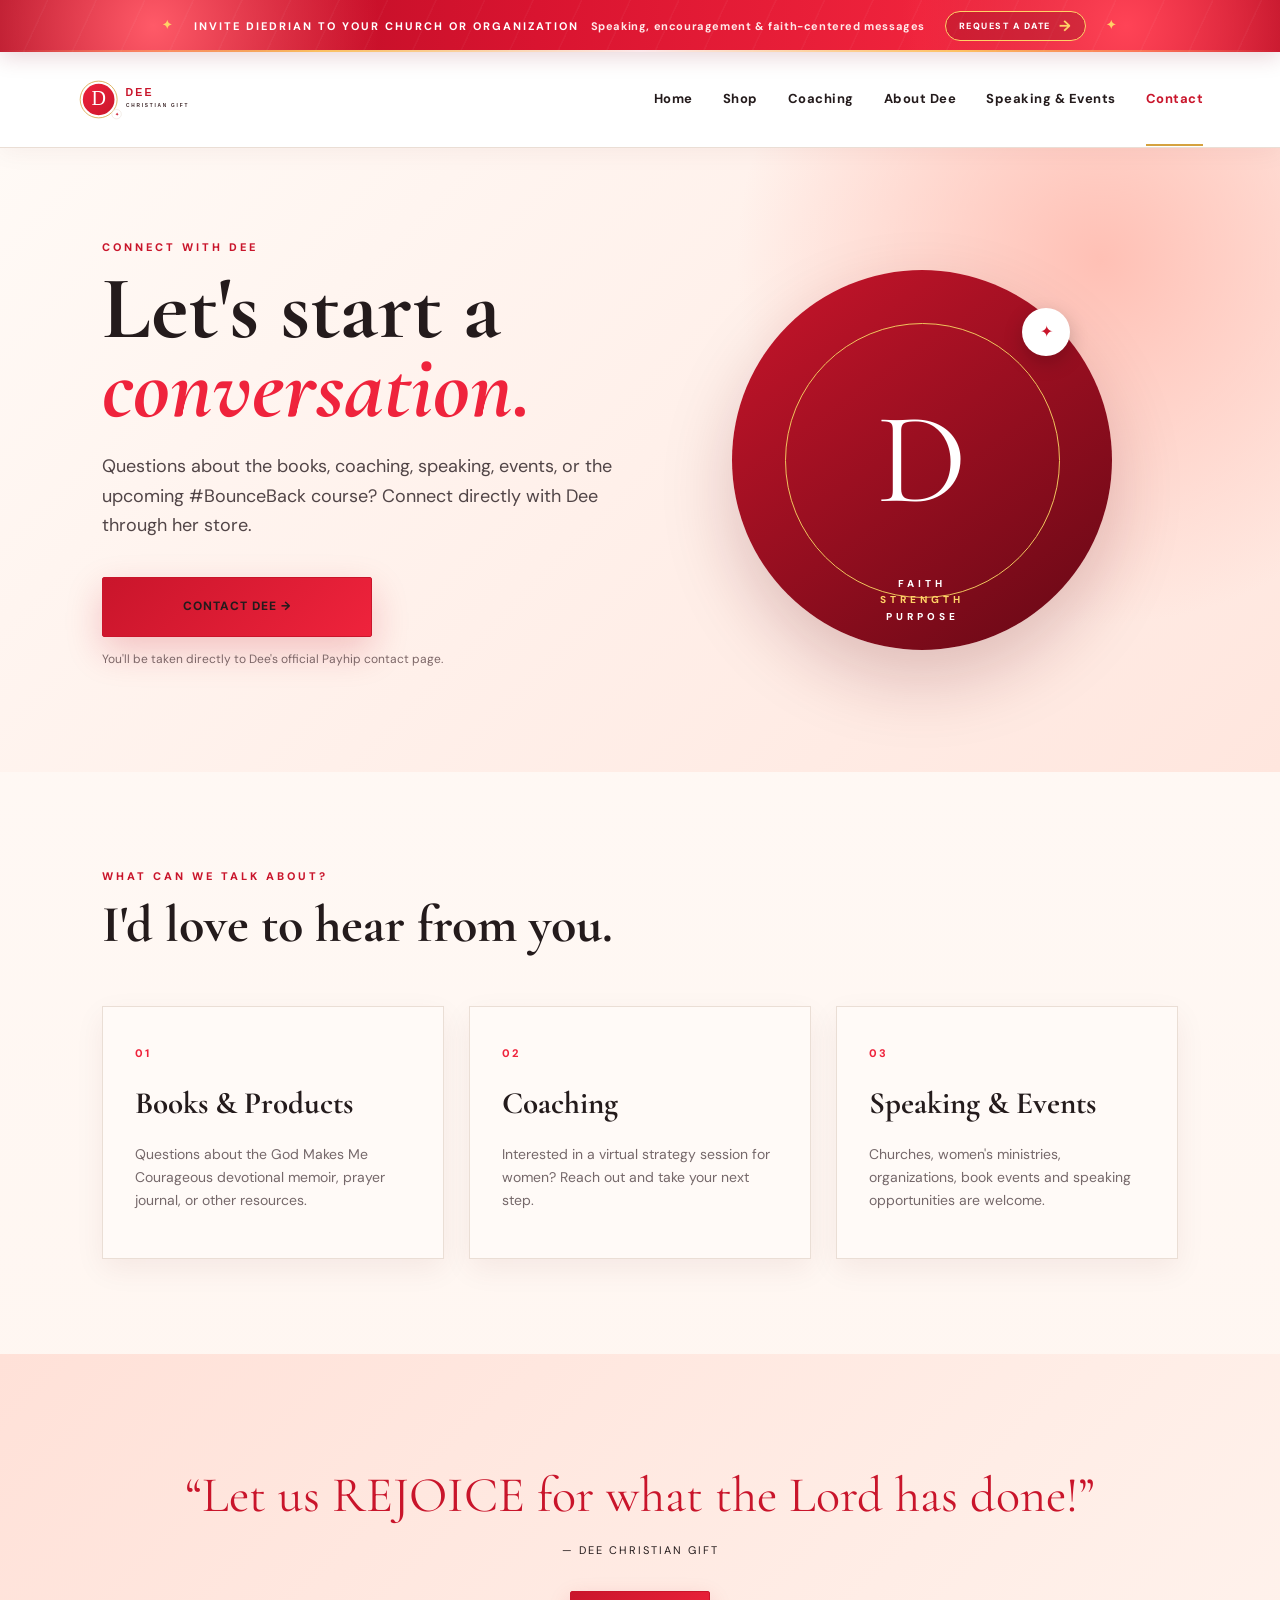
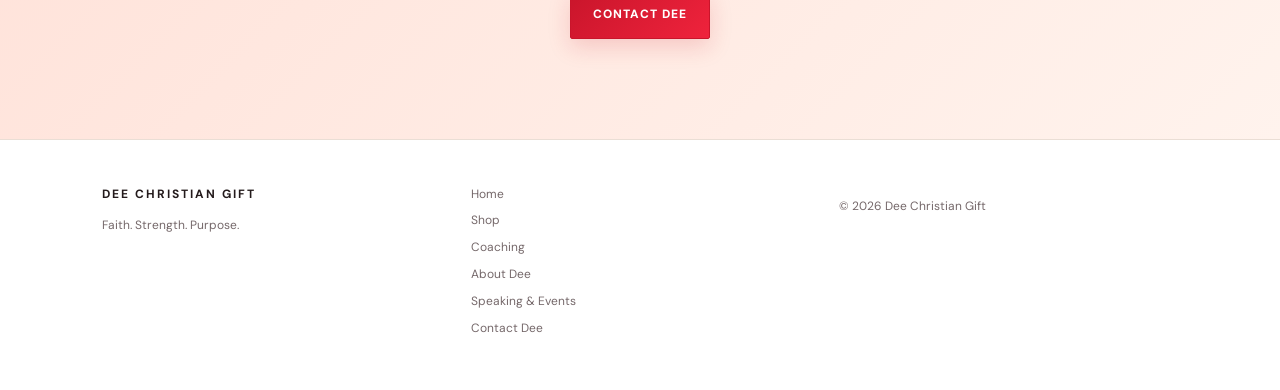
<file: contact.html>
<!doctype html>
<html lang="en">
<head>
<meta charset="utf-8">
<meta name="viewport" content="width=device-width,initial-scale=1">
<title>Contact Dee | Dee Christian Gift</title>
<link rel="stylesheet" href="styles.css">
</head>
<body>
<a class="announcement" href="contact.html"><span class="announcement-star">✦</span><span class="announcement-main"><b>INVITE DIEDRIAN TO YOUR CHURCH OR ORGANIZATION</b><span>Speaking, encouragement &amp; faith-centered messages</span></span><span class="announcement-cta">REQUEST A DATE <strong>→</strong></span><span class="announcement-star">✦</span></a>

<header class="site-header">
  <a class="brand" href="index.html">
    <img class="brand-logo" src="images/dee-logo.svg" alt="Dee Christian Gift">
  </a>
  <button class="menu" aria-label="Open menu">☰</button>
  <nav>
    <a href="index.html">Home</a>
    <a href="shop.html">Shop</a>
    <a href="coaching.html">Coaching</a>
    <a href="about.html">About Dee</a><a href="speaking.html">Speaking & Events</a>
    <a class="active" href="contact.html">Contact</a>
  </nav>
</header>

<main>
<section class="contact-hero-final">
  <div class="contact-final-copy">
    <p class="eyebrow">CONNECT WITH DEE</p>
    <h1>Let's start a<br><em>conversation.</em></h1>
    <p class="lead">Questions about the books, coaching, speaking, events, or the upcoming #BounceBack course? Connect directly with Dee through her store.</p>
    <a class="btn contact-big-final" href="https://payhip.com/DiedrianWilliams/contact">CONTACT DEE →</a>
    <p class="contact-note">You'll be taken directly to Dee's official Payhip contact page.</p>
  </div>
  <div class="contact-final-art">
    <div class="contact-final-circle">D</div>
    <div class="contact-final-spark">✦</div>
    <div class="contact-final-text">FAITH<br><em>STRENGTH</em><br>PURPOSE</div>
  </div>
</section>

<section class="section contact-options-final">
  <div class="section-head">
    <div><p class="eyebrow">WHAT CAN WE TALK ABOUT?</p><h2>I'd love to hear from you.</h2></div>
  </div>
  <div class="grid three">
    <div class="contact-simple-card"><span>01</span><h3>Books & Products</h3><p>Questions about the God Makes Me Courageous devotional memoir, prayer journal, or other resources.</p></div>
    <div class="contact-simple-card"><span>02</span><h3>Coaching</h3><p>Interested in a virtual strategy session for women? Reach out and take your next step.</p></div>
    <div class="contact-simple-card"><span>03</span><h3>Speaking & Events</h3><p>Churches, women's ministries, organizations, book events and speaking opportunities are welcome.</p></div>
  </div>
</section>

<section class="quote-section">
  <p>“Let us REJOICE for what the Lord has done!”</p>
  <span>— Dee Christian Gift</span>
  <div style="margin-top:28px"><a class="btn primary" href="https://payhip.com/DiedrianWilliams/contact">CONTACT DEE</a></div>
</section>
</main>

<footer>
  <div><strong>DEE CHRISTIAN GIFT</strong><p>Faith. Strength. Purpose.</p></div>
  <div><a href="index.html">Home</a><a href="shop.html">Shop</a><a href="coaching.html">Coaching</a><a href="about.html">About Dee</a><a href="speaking.html">Speaking & Events</a><a href="contact.html">Contact Dee</a></div>
  <div><p>© 2026 Dee Christian Gift</p></div>
</footer>
<script src="script.js"></script>
</body>
</html>
</file>
<file: styles.css>
@import url('https://fonts.googleapis.com/css2?family=Cormorant+Garamond:wght@500;600;700&family=DM+Sans:wght@400;500;600;700&display=swap');
:root{--red:#c9152b;--bright:#ef233c;--deep:#650815;--cream:#fff8f3;--gold:#d5a23f;--ink:#241b1c;--muted:#75686a;--white:#fff;--line:#eaded5}
*{box-sizing:border-box}html{scroll-behavior:smooth}body{margin:0;color:var(--ink);font-family:'DM Sans',sans-serif;background:var(--cream);line-height:1.65}img{max-width:100%;display:block}a{color:inherit;text-decoration:none}.announcement{background:linear-gradient(90deg,var(--red),var(--bright));color:#fff;text-align:center;padding:9px 20px;font-size:11px;letter-spacing:2px;font-weight:700}.site-header{height:86px;background:#fff;display:flex;align-items:center;justify-content:space-between;padding:0 6vw;border-bottom:1px solid var(--line);position:sticky;top:0;z-index:20}.brand{font-size:17px;letter-spacing:2px;font-weight:800}.brand span{color:var(--red)}nav{display:flex;gap:28px;font-size:13px;font-weight:700;letter-spacing:.5px}nav a{padding:31px 0;border-bottom:2px solid transparent}nav a:hover,nav .active{color:var(--red);border-bottom-color:var(--gold)}.menu{display:none;background:none;border:0;font-size:25px}.hero{min-height:700px;display:grid;grid-template-columns:1.05fr .95fr;align-items:center;padding:80px 8vw;background:radial-gradient(circle at 80% 20%,#f3d8ca 0,transparent 35%),linear-gradient(120deg,#fffaf4,#f5e8df)}.eyebrow{font-size:11px;font-weight:800;letter-spacing:3px;color:var(--red);margin:0 0 14px}.hero h1,.page-hero h1,.split-hero h1,.about-hero h1{font-family:'Cormorant Garamond',serif;font-size:clamp(55px,7vw,88px);line-height:.9;margin:0 0 25px;font-weight:600}.hero h1 em,.page-hero h1 em,.split-hero h1 em,.about-hero h1 em{color:var(--red);font-style:italic}.lead{font-size:18px;max-width:650px;color:#514547}.buttons{display:flex;gap:12px;flex-wrap:wrap;margin-top:30px}.btn{display:inline-flex;align-items:center;justify-content:center;padding:13px 22px;border-radius:2px;font-size:12px;font-weight:800;letter-spacing:1px;text-transform:uppercase;border:1px solid var(--red);transition:.2s}.btn.primary{background:var(--red);color:#fff}.btn.primary:hover{background:var(--deep);transform:translateY(-2px)}.btn.ghost{color:var(--red);background:transparent}.btn.light{background:#fff;color:var(--red);border-color:#fff}.btn.small{padding:10px 15px;font-size:10px}.hero-art{position:relative;min-height:520px;display:flex;align-items:center;justify-content:center}.hero-art:before{content:'';position:absolute;width:410px;height:500px;border:1px solid var(--gold);transform:rotate(4deg)}.hero-art img{width:min(390px,78%);height:480px;object-fit:cover;object-position:center;border-radius:2px;position:relative;box-shadow:0 25px 60px #5a1b2025}.quote-card{position:absolute;bottom:22px;left:3%;background:#fff;padding:17px 22px;font-family:'Cormorant Garamond',serif;font-size:20px;max-width:280px;box-shadow:0 10px 35px #00000014}.section{padding:95px 8vw}.intro{display:grid;grid-template-columns:1fr 1fr;gap:80px;background:#fff}.intro h2,.section h2,.feature h2,.dark-section h2{font-family:'Cormorant Garamond',serif;font-size:52px;line-height:1;margin:0 0 20px}.intro>p{font-size:20px;color:var(--muted);margin:0}.section-head{display:flex;justify-content:space-between;align-items:end;margin-bottom:35px}.text-link{color:var(--red);font-weight:800;font-size:12px;text-transform:uppercase;letter-spacing:1px}.grid{display:grid;gap:25px}.three{grid-template-columns:repeat(3,1fr)}.product{background:#fff;border:1px solid var(--line);overflow:hidden}.product-img{height:390px;background:#eee1d8;display:flex;align-items:center;justify-content:center;overflow:hidden}.product-img.tall{height:500px}.product-img img{width:100%;height:100%;object-fit:cover;transition:.4s}.product:hover .product-img img{transform:scale(1.03)}.product-body{padding:25px}.product-body h3,.product-body h2{font-family:'Cormorant Garamond',serif;font-size:30px;line-height:1.05;margin:7px 0 10px}.tag{font-size:10px;font-weight:800;letter-spacing:1.5px;color:var(--red)}.product-body p{color:var(--muted);font-size:14px}.muted{font-size:13px}.feature{display:grid;grid-template-columns:1fr 1fr;padding:0;background:#ead9cf}.feature-image{min-height:560px}.feature-image img{width:100%;height:100%;object-fit:cover}.feature-copy{padding:90px 9vw;display:flex;flex-direction:column;align-items:flex-start;justify-content:center}.course-banner{background:var(--deep);color:#fff;text-align:center;padding:80px 20px}.course-banner .eyebrow{color:#e3b75f}.course-banner h2{font-family:'Cormorant Garamond',serif;font-size:70px;line-height:.9;margin:0 0 15px}.course-banner p{max-width:600px;margin:0 auto 25px;color:#eadbdd}.page-hero{padding:120px 8vw 90px;background:linear-gradient(135deg,#fffaf4,#ead9cf)}.page-hero>p:last-child{max-width:650px;font-size:19px;color:var(--muted)}.coupon{margin:0 8vw 80px;padding:18px 25px;background:#f1e1d2;border-left:4px solid var(--gold);display:flex;gap:25px;align-items:center}.coupon strong{color:var(--red);letter-spacing:2px;font-size:11px}.coupon span{font-size:13px}.split-hero{display:grid;grid-template-columns:1fr 1fr;min-height:640px;align-items:center}.split-hero>div{padding:80px 8vw}.split-hero>img{
  width:min(560px,88%);
  height:auto;
  max-height:500px;
  object-fit:contain;
  object-position:center;
  justify-self:center;
  align-self:center;
  padding:0;
  background:transparent;
  border:0;
  border-radius:8px;
  box-shadow:0 20px 45px #4d111522;
}.centered{text-align:center}.steps{margin-top:50px}.steps>div{padding:30px;background:#fff;border:1px solid var(--line)}.steps span{color:var(--gold);font-size:13px;font-weight:800}.steps h3{font-family:'Cormorant Garamond',serif;font-size:28px;margin:10px 0}.dark-section{background:var(--deep);color:#fff;padding:90px 8vw;display:grid;grid-template-columns:1.2fr .8fr;gap:80px}.dark-section .eyebrow{color:#e3b75f}.dark-section p{color:#e8dadd}.testimonial{border-left:1px solid var(--gold);padding:30px;font-family:'Cormorant Garamond',serif;font-size:32px;display:flex;align-items:center}.faq{max-width:900px;margin:auto}.faq details{background:#fff;border-bottom:1px solid var(--line);padding:20px}.faq summary{font-weight:800;cursor:pointer}.faq details p{color:var(--muted)}.about-hero{display:grid;grid-template-columns:.8fr 1.2fr;align-items:center;gap:90px;padding:90px 10vw;background:#fff}.portrait-wrap{background:#ead9cf;padding:20px;max-width:480px}.portrait-wrap img{width:100%;height:550px;object-fit:cover}.story{display:grid;grid-template-columns:1fr 1fr;gap:90px}.story p{font-size:18px}.values{background:#f0e2d8;padding:90px 10vw;display:grid;grid-template-columns:1fr 1fr;gap:100px}.value-list>div{padding:22px 0;border-bottom:1px solid #d5c1b5;display:flex;gap:25px}.value-list b{color:var(--red);letter-spacing:2px;font-size:11px;min-width:90px}.value-list span{color:var(--muted)}.book-story{display:grid;grid-template-columns:330px 1fr;gap:70px;align-items:center;max-width:1100px;margin:auto}.book-story img{width:100%;height:430px;object-fit:cover}.contact-grid{display:grid;grid-template-columns:repeat(3,1fr);gap:25px}.contact-card{background:#fff;padding:40px;border:1px solid var(--line)}.contact-card .icon{font-size:28px;color:var(--gold)}.contact-card h2{font-size:34px}.contact-card p{color:var(--muted);min-height:85px}.quote-section{text-align:center;padding:100px 20px;background:#ead9cf}.quote-section p{font-family:'Cormorant Garamond',serif;font-size:50px;color:var(--red);margin:0}.quote-section span{font-size:11px;letter-spacing:2px;text-transform:uppercase}footer{background:#fff;border-top:1px solid var(--line);padding:45px 8vw;display:grid;grid-template-columns:1fr 1fr 1fr;gap:30px;font-size:12px}footer strong{letter-spacing:2px}footer p{color:var(--muted)}footer a{display:block;margin:0 0 7px;color:var(--muted)}footer a:hover{color:var(--red)}
@media(max-width:800px){.site-header{height:70px;padding:0 5vw}.menu{display:block}nav{display:none;position:absolute;top:70px;left:0;right:0;background:#fff;padding:10px 5vw 20px;flex-direction:column;gap:0;box-shadow:0 10px 30px #0001}nav.open{display:flex}nav a{padding:12px 0;border:0}.hero,.intro,.feature,.split-hero,.about-hero,.story,.values,.dark-section,.book-story{grid-template-columns:1fr}.hero{padding:60px 7vw}.hero-art{min-height:440px;margin-top:30px}.hero-art:before{width:290px;height:400px}.hero-art img{height:390px}.section{padding:65px 7vw}.three,.contact-grid{grid-template-columns:1fr}.product-img{height:420px}.product-img.tall{height:470px}.feature-image{min-height:400px}.feature-copy{padding:65px 7vw}.page-hero{padding:80px 7vw}.split-hero>div{padding:65px 7vw}.split-hero>img{width:min(430px,92%);height:auto;max-height:none}.dark-section{gap:30px}.about-hero{padding:65px 7vw;gap:45px}.portrait-wrap{max-width:none}.portrait-wrap img{height:480px}.values{padding:65px 7vw}.coupon{margin:0 7vw 60px;display:block}.coupon span{display:block;margin-top:7px}.course-banner h2{font-size:58px}.section h2,.intro h2,.feature h2,.dark-section h2{font-size:44px}footer{grid-template-columns:1fr;padding:35px 7vw}}

/* BRIGHTER, MORE EDITORIAL POLISH */
body{background:linear-gradient(180deg,#fffaf7 0%,#fff5ef 100%)}
.site-header{box-shadow:0 4px 24px #5c07140d}
.brand{font-size:18px}
.hero{background:radial-gradient(circle at 75% 15%,#ffc7bd 0,transparent 28%),radial-gradient(circle at 95% 75%,#f8d7bd 0,transparent 30%),linear-gradient(135deg,#fffdf9,#ffe9e1)}
.hero:after{content:"";position:absolute;inset:auto 0 0;height:5px;background:linear-gradient(90deg,var(--red),var(--gold),var(--bright))}
.hero{position:relative}
.eyebrow{color:var(--red)}
.hero h1 em,.page-hero h1 em,.split-hero h1 em,.about-hero h1 em{color:var(--bright)}
.btn.primary{background:linear-gradient(135deg,var(--red),var(--bright));box-shadow:0 8px 22px #c9152b2b}
.btn.primary:hover{background:var(--deep)}
.product{border-radius:8px;box-shadow:0 12px 35px #5c071414;transition:transform .25s,box-shadow .25s}
.product:hover{transform:translateY(-7px);box-shadow:0 22px 50px #5c071422}
.product-img{background:linear-gradient(135deg,#f7ddd3,#f0c9c1);padding:16px}
.product-img img{border-radius:5px;object-fit:contain;background:#fff;box-shadow:0 8px 25px #4d11151a}
.product-img.tall{padding:22px}
.product-body h3,.product-body h2{color:#35171b}
.tag{color:var(--red)}
.feature{position:relative;overflow:hidden}
.feature:after{content:"";position:absolute;width:230px;height:230px;border:35px solid #ef233c18;border-radius:50%;right:-80px;top:-80px}
.feature-image{padding:28px}
.feature-image img{border-radius:8px;box-shadow:0 20px 50px #4d111522;object-fit:contain;background:#fff}
.feature-copy{position:relative;z-index:1}
.course-banner{background:radial-gradient(circle at 50% -20%,#c9152b 0,#650815 48%,#35050a 100%)}
.course-banner .btn.light{box-shadow:0 8px 25px #0004}
.page-hero{background:radial-gradient(circle at 80% 10%,#ffc9bf 0,transparent 30%),linear-gradient(135deg,#fffaf6,#ffe5dc)}
.page-hero:after{content:"";display:block;width:90px;height:4px;background:var(--bright);margin-top:45px}
.about-hero{background:linear-gradient(135deg,#fff,#fff0e9)}
.portrait-wrap{background:linear-gradient(145deg,#c9152b,#ef233c);padding:16px;border-radius:10px;box-shadow:0 22px 55px #6b101c25}
.portrait-wrap img{border-radius:5px;object-fit:cover}
.values{background:linear-gradient(135deg,#ffe7df,#fff5ef)}
.value-list b{color:var(--bright)}
.book-story img{object-fit:contain;background:#fff;padding:18px;box-shadow:0 15px 40px #4d11151c;border-radius:8px}
.contact-card{border-radius:8px;box-shadow:0 12px 35px #5c071414;transition:transform .2s}
.contact-card:hover{transform:translateY(-5px)}
.quote-section{background:linear-gradient(135deg,#ffe1d8,#fff3ed)}
.quote-section p{color:var(--red)}
.coupon{background:linear-gradient(90deg,#ffe0d7,#fff2ea);border-left-color:var(--bright);border-radius:4px}

.visual-strip{display:grid;grid-template-columns:repeat(3,1fr);background:#fff;padding:0 8vw;border-top:1px solid var(--line);border-bottom:1px solid var(--line)}
.visual-strip div{padding:30px 25px;text-align:center;border-right:1px solid var(--line)}
.visual-strip div:last-child{border-right:0}
.visual-strip span{display:block;color:var(--bright);font-size:10px;font-weight:800;letter-spacing:3px}
.visual-strip strong{font-family:'Cormorant Garamond',serif;font-size:27px;font-weight:600}
@media(max-width:800px){.visual-strip{grid-template-columns:1fr}.visual-strip div{border-right:0;border-bottom:1px solid var(--line)}.visual-strip div:last-child{border-bottom:0}}

/* BRAND + AUDIENCE-GRABBING VISUAL UPGRADE */
.site-header{height:96px;padding:0 6vw}
.brand{display:flex;align-items:center;gap:12px;letter-spacing:0}
.brand-mark{position:relative;width:49px;height:49px;border-radius:50%;display:grid;place-items:center;background:linear-gradient(145deg,var(--bright),var(--red));color:#fff;box-shadow:0 8px 20px #c9152b30;border:3px solid #fff;outline:1px solid var(--gold)}
.brand-mark b{font-family:'Cormorant Garamond',serif;font-size:29px;line-height:1}
.brand-mark i{position:absolute;right:-6px;bottom:-4px;width:18px;height:18px;border-radius:50%;display:grid;place-items:center;background:#fff;color:var(--red);font-size:9px;font-style:normal;box-shadow:0 3px 10px #0002}
.brand-copy{display:flex;flex-direction:column;line-height:1}
.brand-copy strong{font-size:18px;letter-spacing:2.5px;color:var(--red)}
.brand-copy small{margin-top:6px;font-size:9px;letter-spacing:3.2px;font-weight:800;color:#3b2527}
nav{gap:30px}
nav a{padding:35px 0}

.product-img{height:450px!important;min-height:450px;padding:14px!important;background:linear-gradient(135deg,#fff,#f7ddd5)!important}
.product-img.tall{height:500px!important}
.product-img img{width:100%!important;height:100%!important;object-fit:contain!important;object-position:center!important;background:#fff;border-radius:4px;box-shadow:0 10px 25px #4d11151a}
.product-body{padding:28px}
.product-body .btn{margin-top:8px}

.collection-intro{display:grid;grid-template-columns:90px 1fr 280px;gap:35px;align-items:center;padding:55px 8vw;background:#fff;border-top:1px solid var(--line);border-bottom:1px solid var(--line)}
.collection-badge{width:70px;height:70px;border-radius:50%;display:grid;place-items:center;background:var(--bright);color:#fff;font-size:25px;box-shadow:0 10px 30px #c9152b35}
.collection-intro h2{font-family:'Cormorant Garamond',serif;font-size:46px;line-height:1;margin:0 0 10px}
.collection-intro h2 em{color:var(--bright);font-style:italic}
.collection-intro p:last-child{max-width:680px;color:var(--muted);margin:0}
.collection-links{border-left:1px solid var(--line);padding-left:30px}
.collection-links a{display:flex;justify-content:space-between;padding:12px 0;border-bottom:1px solid var(--line);font-size:12px;font-weight:800;text-transform:uppercase;letter-spacing:1px}
.collection-links a span{color:var(--bright);font-size:18px}

.story-banner{display:grid;grid-template-columns:1fr 1fr;min-height:650px;background:#650815;color:#fff;overflow:hidden}
.story-copy{padding:90px 10vw;display:flex;flex-direction:column;align-items:flex-start;justify-content:center;position:relative}
.story-copy .eyebrow{color:#ffcf62}
.story-copy h2{font-family:'Cormorant Garamond',serif;font-size:58px;line-height:.98;max-width:650px;margin:0 0 25px}
.story-copy p:not(.eyebrow){color:#f4dfe0;max-width:570px;font-size:17px}
.story-number{position:absolute;top:28px;left:10vw;color:#ef233c;font-family:'Cormorant Garamond',serif;font-size:80px;font-weight:700;opacity:.35}
.story-visual{position:relative;min-height:650px;display:flex;align-items:center;justify-content:center;background:radial-gradient(circle at 50% 40%,#ef233c 0,#8e1625 45%,#35050a 100%)}
.story-visual img{width:min(390px,65%);height:520px;object-fit:cover;border:12px solid #fff;box-shadow:0 30px 70px #18030680;position:relative;z-index:2}
.story-frame{position:absolute;width:430px;height:560px;border:1px solid #e4b95b;transform:rotate(-5deg)}
.story-caption{position:absolute;bottom:45px;right:8%;background:#fff;color:var(--red);padding:10px 17px;font-size:10px;font-weight:800;letter-spacing:2px;z-index:3;box-shadow:0 10px 30px #0003}

.feature-image{display:flex;align-items:center;justify-content:center;padding:35px!important;background:linear-gradient(135deg,#f6ddd4,#fff3ed)}
.feature-image img{max-height:490px;width:100%;object-fit:contain!important}

@media(max-width:800px){
 .site-header{height:78px}.brand-mark{width:43px;height:43px}.brand-copy strong{font-size:16px}.brand-copy small{font-size:7px;letter-spacing:2.4px}
 nav a{padding:12px 0}
 .collection-intro{grid-template-columns:1fr;gap:18px;padding:45px 7vw}.collection-links{border-left:0;padding-left:0;margin-top:8px}
 .story-banner{grid-template-columns:1fr}.story-copy{padding:75px 7vw}.story-number{left:7vw}.story-copy h2{font-size:45px}.story-visual{min-height:520px}.story-visual img{height:430px;width:75%}.story-frame{width:78%;height:460px}
 .product-img,.product-img.tall{height:430px!important;min-height:430px!important}
}

/* CONTACT PAGE — SIMPLE, WARM, DIRECT */
.contact-hero-simple{
  min-height:650px;
  display:grid;
  grid-template-columns:1.05fr .95fr;
  align-items:center;
  padding:80px 8vw;
  background:radial-gradient(circle at 85% 25%,#ffc5bb 0,transparent 32%),linear-gradient(135deg,#fffaf6,#ffe7df);
}
.contact-hero-copy{padding-right:60px}
.contact-hero-copy h1{
  font-family:'Cormorant Garamond',serif;
  font-size:clamp(58px,7vw,88px);
  line-height:.9;
  margin:0 0 25px;
}
.contact-hero-copy h1 em{color:var(--bright);font-style:italic}
.contact-big{
  margin-top:20px;
  padding:18px 34px;
  font-size:13px;
  min-width:205px;
  background:linear-gradient(135deg,var(--red),var(--bright));
  box-shadow:0 14px 35px #c9152b38;
}
.contact-hero-art{
  min-height:480px;
  display:flex;
  align-items:center;
  justify-content:center;
  position:relative;
}
.contact-hero-art:before{
  content:'';
  position:absolute;
  width:390px;height:390px;
  border-radius:50%;
  background:linear-gradient(145deg,var(--red),var(--deep));
  box-shadow:0 30px 70px #65081530;
}
.contact-circle{
  position:absolute;
  width:300px;height:300px;
  border:1px solid #e6b85a;
  border-radius:50%;
  display:grid;place-items:center;
  color:#fff;font-size:50px;z-index:2;
}
.contact-word{
  position:relative;z-index:3;
  color:#fff;text-align:center;
  font-family:'Cormorant Garamond',serif;
  font-size:55px;line-height:.85;font-weight:600;
}
.contact-word em{color:#ffd267;font-style:italic}
.contact-options{background:#fff}
.contact-simple-card{
  background:#fffaf7;
  border:1px solid var(--line);
  padding:32px;
  min-height:220px;
  box-shadow:0 10px 28px #5c071410;
}
.contact-simple-card span{color:var(--bright);font-size:11px;font-weight:800;letter-spacing:2px}
.contact-simple-card h3{font-family:'Cormorant Garamond',serif;font-size:31px;margin:12px 0 8px}
.contact-simple-card p{color:var(--muted);font-size:14px}
@media(max-width:800px){
 .contact-hero-simple{grid-template-columns:1fr;padding:65px 7vw}
 .contact-hero-copy{padding-right:0}
 .contact-hero-art{min-height:390px;margin-top:30px}
 .contact-hero-art:before{width:300px;height:300px}
 .contact-circle{width:235px;height:235px}
 .contact-word{font-size:43px}
}

/* FINAL CONTACT PAGE */
.contact-hero-final{
  min-height:620px;
  display:grid;
  grid-template-columns:1.05fr .95fr;
  align-items:center;
  padding:72px 8vw;
  background:radial-gradient(circle at 86% 18%,#ffc0b5 0,transparent 30%),linear-gradient(135deg,#fffaf6,#ffe6de);
}
.contact-final-copy{max-width:690px}
.contact-final-copy h1{
  font-family:'Cormorant Garamond',serif;
  font-size:clamp(58px,7vw,90px);
  line-height:.88;
  margin:0 0 24px;
}
.contact-final-copy h1 em{color:var(--bright);font-style:italic}
.contact-big-final{
  margin-top:18px;
  padding:19px 30px;
  min-width:270px;
  text-align:center;
  background:linear-gradient(135deg,var(--red),var(--bright));
  box-shadow:0 14px 36px #c9152b38;
}
.contact-note{font-size:12px!important;color:#7c6667!important;margin-top:13px!important}
.contact-final-art{min-height:480px;position:relative;display:grid;place-items:center}
.contact-final-art:before{
  content:"";position:absolute;width:380px;height:380px;border-radius:50%;
  background:linear-gradient(145deg,#c9152b,#650815);
  box-shadow:0 30px 70px #65081535;
}
.contact-final-circle{
  position:relative;z-index:2;width:275px;height:275px;border-radius:50%;
  border:1px solid #f0c45d;display:grid;place-items:center;color:#fff;
  font-family:'Cormorant Garamond',serif;font-size:130px;
}
.contact-final-spark{position:absolute;z-index:3;top:88px;right:21%;width:48px;height:48px;border-radius:50%;background:#fff;color:var(--red);display:grid;place-items:center;box-shadow:0 7px 20px #0003}
.contact-final-text{position:absolute;z-index:4;color:#fff;text-align:center;font-size:10px;line-height:1.65;letter-spacing:4px;font-weight:800;bottom:75px}
.contact-final-text em{color:#ffd267;font-style:normal}
@media(max-width:800px){
 .contact-hero-final{grid-template-columns:1fr;padding:60px 7vw}
 .contact-final-art{min-height:390px;margin-top:25px}
 .contact-final-art:before{width:300px;height:300px}
 .contact-final-circle{width:220px;height:220px;font-size:100px}
 .contact-final-spark{top:55px;right:17%}
}

/* SPEAKING & EVENTS — FAITH + MODERN TECHNOLOGY */
.events-hero{
  min-height:650px;display:grid;grid-template-columns:1fr 1fr;align-items:center;
  padding:75px 8vw;background:radial-gradient(circle at 82% 18%,#ffc6bb 0,transparent 30%),linear-gradient(135deg,#fffaf6,#ffe7df);
  overflow:hidden;position:relative
}
.events-hero-copy{position:relative;z-index:2;max-width:700px}
.events-hero-copy h1{font-family:'Cormorant Garamond',serif;font-size:clamp(58px,7vw,90px);line-height:.88;margin:0 0 25px}
.events-hero-copy h1 em{color:var(--bright);font-style:italic}
.events-actions{display:flex;align-items:center;gap:25px;flex-wrap:wrap;margin-top:25px}
.events-hero-visual{height:560px;position:relative;display:grid;place-items:center}
.event-photo-frame{width:370px;height:470px;position:relative;z-index:3;border:10px solid #fff;box-shadow:0 30px 65px #4d111530;transform:rotate(2deg);overflow:hidden}
.event-photo-frame img{width:100%;height:100%;object-fit:cover}
.tech-ring{position:absolute;border:1px solid #d5a23f66;border-radius:50%}
.ring-one{width:500px;height:500px}.ring-two{width:410px;height:410px;border-style:dashed}
.event-stamp{position:absolute;z-index:5;right:3%;bottom:35px;background:var(--bright);color:#fff;padding:17px 20px;text-align:center;font-size:11px;font-weight:800;letter-spacing:3px;box-shadow:0 12px 30px #c9152b35}
.event-stamp span{color:#ffd267}
.faith-tech-strip{display:grid;grid-template-columns:repeat(4,1fr);background:#650815;color:#fff}
.faith-tech-strip>div{padding:35px 30px;border-right:1px solid #ffffff1a;position:relative}
.faith-tech-strip>div:last-child{border-right:0}
.faith-tech-strip span{color:#ef233c;font-size:10px;font-weight:800;letter-spacing:2px}
.faith-tech-strip strong{display:block;font-family:'Cormorant Garamond',serif;font-size:31px;margin:7px 0}
.faith-tech-strip p{color:#ead7d8;font-size:13px;margin:0}
.calendar-section{background:#fff}
.events-heading{align-items:end}
.calendar-legend{font-size:11px;text-transform:uppercase;letter-spacing:1px;display:flex;gap:8px;align-items:center;flex-wrap:wrap}
.dot{width:9px;height:9px;border-radius:50%;display:inline-block}.dot.upcoming{background:var(--bright)}.dot.soon{background:var(--gold);margin-left:12px}
.calendar-shell{background:#fffaf7;border:1px solid var(--line);box-shadow:0 20px 55px #5c071414}
.calendar-top{display:flex;justify-content:space-between;align-items:center;padding:30px 35px;border-bottom:1px solid var(--line);background:linear-gradient(90deg,#fff,#fff1eb)}
.calendar-kicker{color:var(--bright);font-size:9px;font-weight:800;letter-spacing:3px}
.calendar-top h3{font-family:'Cormorant Garamond',serif;font-size:35px;margin:5px 0 0}
.calendar-year{font-family:'Cormorant Garamond',serif;font-size:70px;color:#c9152b20;font-weight:700}
.month-grid{display:grid;grid-template-columns:repeat(4,1fr);gap:1px;background:var(--line)}
.month-card{min-height:180px;background:#fff;padding:18px;position:relative;overflow:hidden}
.month-card:after{content:"";position:absolute;width:80px;height:80px;border:1px solid #ef233c1c;border-radius:50%;right:-25px;bottom:-25px}
.month-head{display:flex;justify-content:space-between;color:#3b2527;border-bottom:1px solid var(--line);padding-bottom:10px}
.month-head b{letter-spacing:2px;font-size:11px}.month-head span{color:var(--bright);font-size:10px}
.date-placeholder{height:120px;display:flex;flex-direction:column;justify-content:center}
.date-placeholder strong{font-family:'Cormorant Garamond',serif;font-size:25px;color:#5a3337}
.date-placeholder small{color:#8b7070;margin-top:5px}
.calendar-footer{display:flex;justify-content:space-between;align-items:center;gap:25px;padding:25px 35px;border-top:1px solid var(--line)}
.calendar-footer>div{display:flex;align-items:center;gap:15px}.calendar-footer p{margin:4px 0 0;color:var(--muted);font-size:12px}.calendar-icon{width:38px;height:38px;border-radius:50%;display:grid;place-items:center;background:var(--bright);color:#fff}
.event-gallery{background:#fff5ef}
.event-gallery-grid{display:grid;grid-template-columns:1.15fr 1fr 1fr;gap:20px}
.event-gallery figure{margin:0;position:relative;height:360px;overflow:hidden;background:#eee;box-shadow:0 14px 35px #5c071414}
.event-gallery figure:first-child{height:430px}
.event-gallery img{width:100%;height:100%;object-fit:cover;transition:transform .5s}
.event-gallery figure:hover img{transform:scale(1.05)}
.event-gallery figcaption{position:absolute;left:18px;bottom:18px;background:#fff;color:var(--red);padding:8px 12px;font-size:9px;font-weight:800;letter-spacing:2px}
.engagement-cta{padding:100px 8vw;text-align:center;background:radial-gradient(circle at 50% 0,#ef233c 0,#8e1625 45%,#35050a 100%);color:#fff;position:relative;overflow:hidden}
.engagement-cta h2{font-family:'Cormorant Garamond',serif;font-size:58px;line-height:.95;margin:10px 0 20px}
.engagement-cta h2 em{color:#ffd267}.engagement-cta p:not(.eyebrow){max-width:650px;margin:0 auto 28px;color:#f2dddd}
.cta-cross{position:absolute;right:10%;top:40px;font-size:90px;color:#ffffff10}
@media(max-width:900px){
 .events-hero{grid-template-columns:1fr}.events-hero-visual{min-height:500px;margin-top:20px}.faith-tech-strip{grid-template-columns:repeat(2,1fr)}
 .month-grid{grid-template-columns:repeat(3,1fr)}.event-gallery-grid{grid-template-columns:1fr 1fr}.event-gallery figure:first-child{height:360px}
}
@media(max-width:600px){
 .events-hero{padding:60px 7vw}.events-hero-visual{height:430px}.event-photo-frame{width:290px;height:370px}.ring-one{width:370px;height:370px}.ring-two{width:310px;height:310px}
 .faith-tech-strip{grid-template-columns:1fr}.faith-tech-strip>div{border-right:0;border-bottom:1px solid #ffffff1a}
 .calendar-top{padding:25px;}.calendar-year{font-size:48px}.month-grid{grid-template-columns:repeat(2,1fr)}.calendar-footer{padding:25px;align-items:flex-start;flex-direction:column}
 .event-gallery-grid{grid-template-columns:1fr}.event-gallery figure,.event-gallery figure:first-child{height:340px}.engagement-cta h2{font-size:45px}
}


/* PREMIUM SITE-WIDE ANNOUNCEMENT BANNER */
.announcement{
  position:relative;
  z-index:30;
  min-height:52px;
  display:flex;
  align-items:center;
  justify-content:center;
  gap:20px;
  padding:8px 28px;
  overflow:hidden;
  color:#fff;
  text-decoration:none;
  text-align:center;
  background:
    radial-gradient(circle at 12% 50%,#ff5a68 0,transparent 20%),
    radial-gradient(circle at 88% 50%,#ff4356 0,transparent 20%),
    linear-gradient(90deg,#a7081e 0%,#d91430 42%,#ef233c 72%,#b30920 100%);
  box-shadow:0 5px 22px #7e071c2b;
}
.announcement:before{
  content:"";
  position:absolute;
  inset:0;
  background:repeating-linear-gradient(115deg,transparent 0 42px,#ffffff09 43px 44px);
  pointer-events:none;
}
.announcement:after{
  content:"";
  position:absolute;
  left:0;right:0;bottom:0;height:2px;
  background:linear-gradient(90deg,transparent,#ffd267,#fff,#ffd267,transparent);
  opacity:.9;
}
.announcement-main,.announcement-cta,.announcement-star{position:relative;z-index:1}
.announcement-main{display:inline-flex;align-items:center;gap:12px;flex-wrap:wrap;justify-content:center}
.announcement-main b{font-size:11px;letter-spacing:2px;white-space:nowrap}
.announcement-main span{font-size:11px;letter-spacing:.6px;color:#ffe8e9}
.announcement-cta{
  display:inline-flex;align-items:center;gap:8px;
  padding:7px 13px;
  border:1px solid #ffd267;
  color:#fff;
  background:#8e071a55;
  border-radius:999px;
  font-size:9px;font-weight:800;letter-spacing:1.5px;
  transition:.2s;
}
.announcement:hover .announcement-cta{background:#fff;color:var(--red);transform:translateY(-1px)}
.announcement-cta strong{font-size:15px;line-height:0;color:#ffd267}.announcement:hover .announcement-cta strong{color:var(--red)}
.announcement-star{color:#ffd267;font-size:12px}
@media(max-width:700px){
 .announcement{min-height:48px;padding:7px 12px;gap:8px}
 .announcement-star{display:none}
 .announcement-main{gap:3px;flex-direction:column}
 .announcement-main b{font-size:9px;letter-spacing:1.5px}
 .announcement-main span{font-size:9px}
 .announcement-cta{padding:6px 9px;font-size:8px}
}

/* CLEAN, FULL-BLEED SPEAKING GALLERY — evenly aligned with no large gaps */
.event-gallery-expanded{grid-template-columns:repeat(4,minmax(0,1fr));grid-template-rows:repeat(2,300px);grid-auto-rows:300px;gap:18px}
.event-gallery-expanded figure,.event-gallery-expanded figure:first-child,.event-gallery-expanded .gallery-main{height:300px;grid-column:auto;grid-row:auto}
.event-gallery-expanded img{display:block;width:100%;height:100%;object-fit:cover}
.gallery-note{margin:22px 0 0;color:var(--muted);font-size:11px;line-height:1.6;text-align:center}
@media(max-width:1100px){.event-gallery-expanded{grid-template-columns:repeat(2,minmax(0,1fr));grid-template-rows:repeat(4,300px)}}
@media(max-width:600px){.event-gallery-expanded{grid-template-columns:1fr;grid-template-rows:none;grid-auto-rows:340px}.event-gallery-expanded figure,.event-gallery-expanded figure:first-child,.event-gallery-expanded .gallery-main{height:340px}}


/* FINAL BRAND + HOMEPAGE POLISH */
.brand-logo{display:block;width:190px;height:auto;max-height:64px;object-fit:contain}
.welcome-support{display:inline-block;margin-top:12px}
.hero-art:before{width:390px;height:480px;transform:none;border:1px solid var(--gold);border-radius:2px}
.hero-art img{object-fit:contain;object-position:center;background:transparent}
.announcement-main{max-width:760px}
@media(max-width:800px){.brand-logo{width:170px;max-height:58px}.hero-art:before{width:290px;height:390px}.hero-art img{height:390px}}


/* Personal speaking-engagement photos supplied by Dee */
.speaking-booking{background:#fffaf6}
.booking-photo-grid{display:grid;grid-template-columns:minmax(0,1fr) minmax(260px,.88fr) minmax(0,1fr);align-items:center;gap:26px;max-width:1260px;margin:0 auto}
.booking-photo-grid figure{position:relative;margin:0;height:clamp(360px,42vw,560px);min-width:0;overflow:hidden;border-radius:4px;background:#eee;box-shadow:0 16px 40px #5c071414}
.booking-photo-grid img{display:block;width:100%;height:100%;object-fit:cover;object-position:center 42%}
.booking-photo-grid figcaption{position:absolute;left:12px;right:12px;bottom:14px;width:max-content;max-width:calc(100% - 24px);background:#fff;color:var(--red);padding:10px 12px;font-size:9px;font-weight:800;letter-spacing:1.2px}
.booking-middle{text-align:center;padding:24px 4px}
.booking-middle h2{font-family:'Cormorant Garamond',serif;font-size:clamp(34px,3.5vw,48px);line-height:1.02;margin:0 0 18px}
.booking-middle>p:not(.eyebrow){font-size:14px;color:var(--muted);line-height:1.75;margin:0 0 20px}
.booking-middle .eyebrow{font-size:10px}
@media(max-width:900px){.booking-photo-grid{grid-template-columns:1fr 1fr;gap:18px}.booking-middle{grid-column:1/-1;grid-row:1;padding:0 8px 18px}.booking-photo-grid figure{height:440px}}
@media(max-width:600px){.booking-photo-grid{grid-template-columns:1fr}.booking-middle{grid-column:auto;grid-row:auto;padding:0 0 12px}.booking-photo-grid figure{height:460px}}


/* Speaking booking invitation sits above the two photos and before the experience gallery. */
.speaking-booking{background:#fffaf6;padding-top:54px;padding-bottom:54px}
.booking-invite{max-width:780px;margin:0 auto 30px;text-align:center}
.booking-invite h2{font-family:'Cormorant Garamond',serif;font-size:clamp(36px,4vw,52px);line-height:1.04;margin:0 0 14px}
.booking-invite>p:not(.eyebrow){font-size:15px;color:var(--muted);line-height:1.75;margin:0 auto 18px;max-width:680px}
.booking-photo-grid{display:grid;grid-template-columns:repeat(2,minmax(0,1fr));gap:24px;max-width:1050px;margin:0 auto}
.booking-photo-grid figure{height:clamp(360px,43vw,540px)}
@media(max-width:600px){.booking-photo-grid{grid-template-columns:1fr}.booking-photo-grid figure{height:440px}.booking-invite{margin-bottom:24px}}

/* Booking invitation now leads the Speaking & Events page. */
.speaking-booking{background:#fffaf6;padding-top:58px;padding-bottom:58px}
.booking-invite h2{color:#171313}
.booking-invite h2 span{color:var(--red);font-style:italic}
.booking-invite .eyebrow{color:var(--red)}


/* Shop page refinements: a full-width, balanced headline and larger product display */
.shop-page .page-hero{padding:72px 4vw 48px;text-align:center;}
.shop-page .page-hero .eyebrow{margin-bottom:10px;}
.shop-page .page-hero h1{font-size:clamp(38px,4.5vw,62px);line-height:1.05;max-width:100%;margin:0 auto 18px;white-space:normal;}
.shop-page .page-hero>p:last-child{max-width:900px;margin:0 auto;font-size:17px;}
.shop-page .page-hero:after{margin:26px auto 0;width:110px;}
.shop-page .shop-products{padding:55px 4vw 75px;}
.shop-page .shop-products .grid.three{gap:28px;align-items:stretch;}
.shop-page .shop-products .product{display:flex;flex-direction:column;min-width:0;}
.shop-page .shop-products .product-img,.shop-page .shop-products .product-img.tall{height:540px!important;min-height:540px!important;padding:18px!important;}
.shop-page .shop-products .product-body{padding:30px 28px 34px;display:flex;flex:1;flex-direction:column;align-items:flex-start;}
.shop-page .shop-products .product-body .btn{margin-top:auto;margin-top:18px;}
@media(max-width:1000px){.shop-page .shop-products .grid.three{gap:18px}.shop-page .shop-products .product-img,.shop-page .shop-products .product-img.tall{height:450px!important;min-height:450px!important}.shop-page .shop-products .product-body{padding:23px 20px 28px}}
@media(max-width:800px){.shop-page .page-hero{padding:65px 7vw 42px}.shop-page .page-hero h1{font-size:clamp(38px,8vw,54px);line-height:1.02}.shop-page .shop-products{padding:42px 7vw 60px}.shop-page .shop-products .grid.three{gap:28px}.shop-page .shop-products .product-img,.shop-page .shop-products .product-img.tall{height:500px!important;min-height:500px!important}}
@media(max-width:480px){.shop-page .page-hero h1{font-size:39px}.shop-page .shop-products .product-img,.shop-page .shop-products .product-img.tall{height:420px!important;min-height:420px!important}}
</file>
